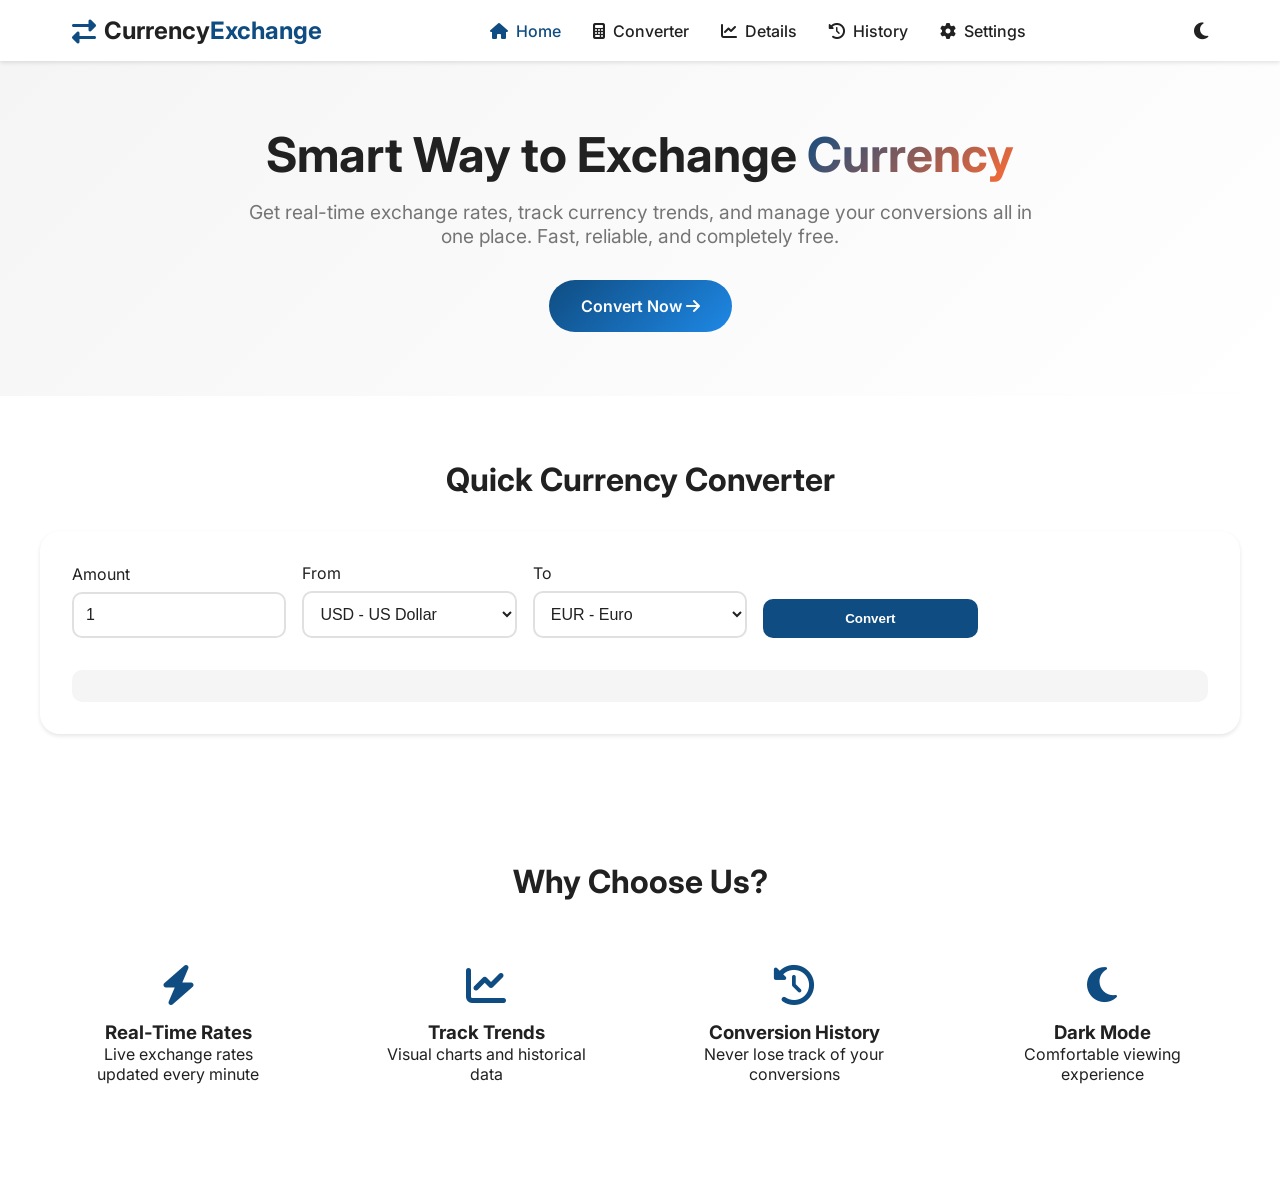
<file: xe-clone-currency-app/index.html>
<!DOCTYPE html>
<html lang="en">
<head>
    <meta charset="UTF-8">
    <meta name="viewport" content="width=device-width, initial-scale=1.0">
    <title>CurrencyExchange - Home</title>
    <link rel="stylesheet" href="css/style.css">
    <link href="https://fonts.googleapis.com/css2?family=Inter:wght@300;400;500;600;700;800&display=swap" rel="stylesheet">
    <link rel="stylesheet" href="https://cdnjs.cloudflare.com/ajax/libs/font-awesome/6.4.0/css/all.min.css">
</head>
<body>
    <!-- Navigation -->
    <nav class="navbar">
        <div class="nav-container">
            <div class="logo">
                <i class="fas fa-exchange-alt"></i>
                <span>Currency<span class="highlight">Exchange</span></span>
            </div>
            <ul class="nav-menu">
                <li><a href="index.html" class="active"><i class="fas fa-home"></i> Home</a></li>
                <li><a href="converter.html"><i class="fas fa-calculator"></i> Converter</a></li>
                <li><a href="details.html"><i class="fas fa-chart-line"></i> Details</a></li>
                <li><a href="history.html"><i class="fas fa-history"></i> History</a></li>
                <li><a href="settings.html"><i class="fas fa-cog"></i> Settings</a></li>
            </ul>
            <div class="theme-toggle">
                <i class="fas fa-moon"></i>
            </div>
            <div class="hamburger">
                <span></span>
                <span></span>
                <span></span>
            </div>
        </div>
    </nav>

    <!-- Hero Section -->
    <section class="hero">
        <div class="hero-content">
            <h1>Smart Way to Exchange <span class="gradient-text">Currency</span></h1>
            <p>Get real-time exchange rates, track currency trends, and manage your conversions all in one place. Fast, reliable, and completely free.</p>
            <a href="converter.html" class="cta-button">Convert Now <i class="fas fa-arrow-right"></i></a>
        </div>
    </section>

    <!-- Quick Converter -->
    <section class="quick-converter">
        <div class="container">
            <h2>Quick Currency Converter</h2>
            <div class="converter-card">
                <div class="amount-input">
                    <label>Amount</label>
                    <input type="number" id="quick-amount" value="1" min="0" step="any">
                </div>
                <div class="currency-select">
                    <label>From</label>
                    <select id="quick-from">
                        <option value="USD">USD - US Dollar</option>
                        <option value="EUR">EUR - Euro</option>
                        <option value="GBP">GBP - British Pound</option>
                        <option value="JPY">JPY - Japanese Yen</option>
                        <option value="CAD">CAD - Canadian Dollar</option>
                        <option value="AUD">AUD - Australian Dollar</option>
                        <option value="CHF">CHF - Swiss Franc</option>
                        <option value="CNY">CNY - Chinese Yuan</option>
                        <option value="INR">INR - Indian Rupee</option>
                    </select>
                </div>
                <div class="currency-select">
                    <label>To</label>
                    <select id="quick-to">
                        <option value="EUR">EUR - Euro</option>
                        <option value="USD">USD - US Dollar</option>
                        <option value="GBP">GBP - British Pound</option>
                        <option value="JPY">JPY - Japanese Yen</option>
                        <option value="CAD">CAD - Canadian Dollar</option>
                        <option value="AUD">AUD - Australian Dollar</option>
                        <option value="CHF">CHF - Swiss Franc</option>
                        <option value="CNY">CNY - Chinese Yuan</option>
                        <option value="INR">INR - Indian Rupee</option>
                    </select>
                </div>
                <button class="convert-btn" onclick="quickConvert()">Convert</button>
                <div class="quick-result" id="quick-result"></div>
            </div>
        </div>
    </section>

    <!-- Features -->
    <section class="features">
        <div class="container">
            <h2>Why Choose Us?</h2>
            <div class="features-grid">
                <div class="feature-card">
                    <i class="fas fa-bolt"></i>
                    <h3>Real-Time Rates</h3>
                    <p>Live exchange rates updated every minute</p>
                </div>
                <div class="feature-card">
                    <i class="fas fa-chart-line"></i>
                    <h3>Track Trends</h3>
                    <p>Visual charts and historical data</p>
                </div>
                <div class="feature-card">
                    <i class="fas fa-history"></i>
                    <h3>Conversion History</h3>
                    <p>Never lose track of your conversions</p>
                </div>
                <div class="feature-card">
                    <i class="fas fa-moon"></i>
                    <h3>Dark Mode</h3>
                    <p>Comfortable viewing experience</p>
                </div>
            </div>
        </div>
    </section>

    <script src="js/script.js"></script>
</body>
</html>
</file>
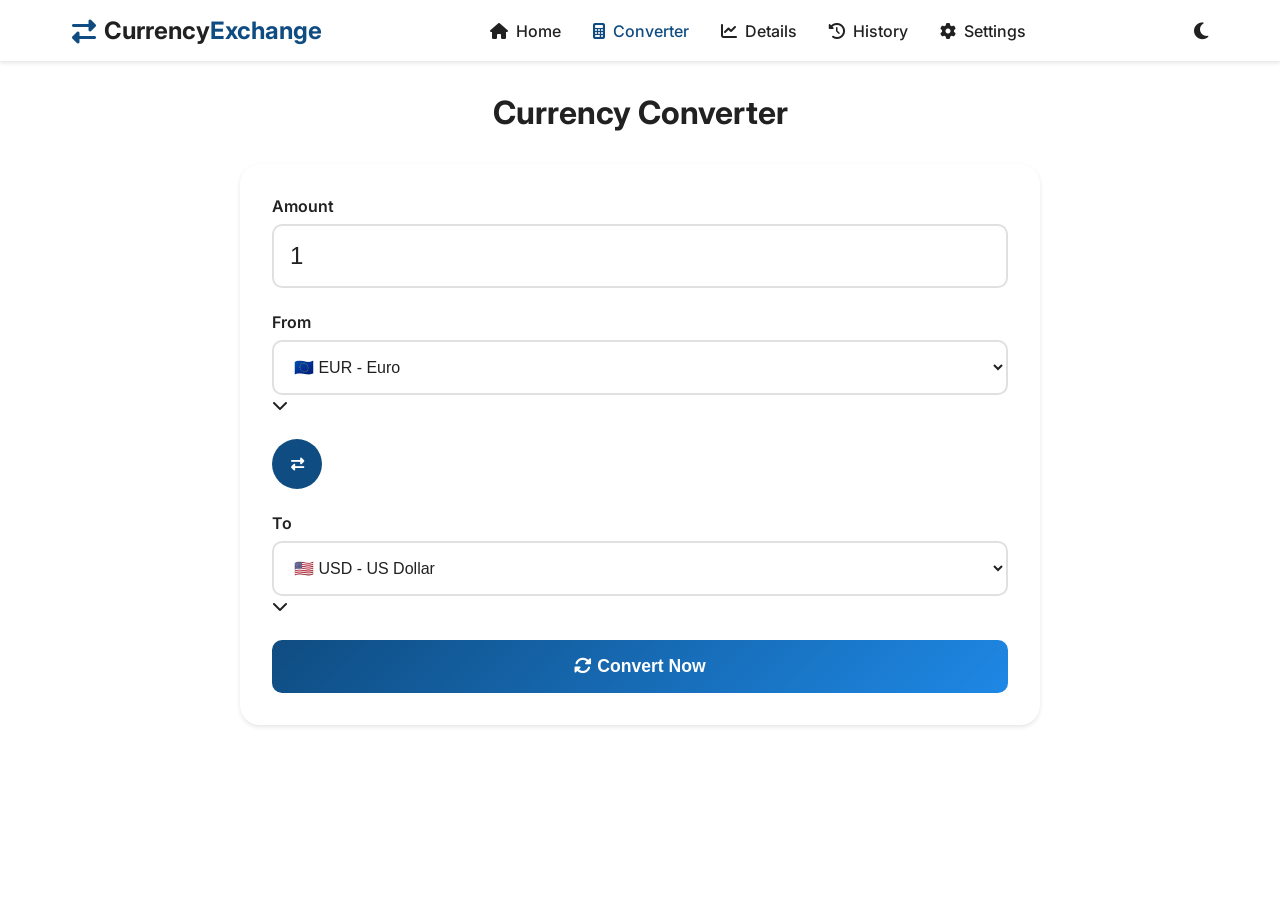
<file: xe-clone-currency-app/converter.html>
<!DOCTYPE html>
<html lang="en">
<head>
    <meta charset="UTF-8">
    <meta name="viewport" content="width=device-width, initial-scale=1.0">
    <title>Currency Converter - CurrencyExchange</title>
    <link rel="stylesheet" href="css/style.css">
    <link href="https://fonts.googleapis.com/css2?family=Inter:wght@300;400;500;600;700;800&display=swap" rel="stylesheet">
    <link rel="stylesheet" href="https://cdnjs.cloudflare.com/ajax/libs/font-awesome/6.4.0/css/all.min.css">
</head>
<body>
    <nav class="navbar">
        <div class="nav-container">
            <div class="logo">
                <i class="fas fa-exchange-alt"></i>
                <span>Currency<span class="highlight">Exchange</span></span>
            </div>
            <ul class="nav-menu">
                <li><a href="index.html"><i class="fas fa-home"></i> Home</a></li>
                <li><a href="converter.html" class="active"><i class="fas fa-calculator"></i> Converter</a></li>
                <li><a href="details.html"><i class="fas fa-chart-line"></i> Details</a></li>
                <li><a href="history.html"><i class="fas fa-history"></i> History</a></li>
                <li><a href="settings.html"><i class="fas fa-cog"></i> Settings</a></li>
            </ul>
            <div class="theme-toggle">
                <i class="fas fa-moon"></i>
            </div>
            <div class="hamburger">
                <span></span>
                <span></span>
                <span></span>
            </div>
        </div>
    </nav>

    <main class="main-content">
        <div class="container">
            <h1 class="page-title">Currency Converter</h1>
            
            <div class="converter-main-card">
                <div class="converter-wrapper">
                    <div class="converter-section">
                        <label>Amount</label>
                        <input type="number" id="amount" value="1" min="0" step="any" class="amount-input-large">
                    </div>

                    <div class="converter-section">
                        <label>From</label>
                        <div class="currency-select-wrapper">
                            <select id="from-currency" class="currency-select-large">
                                <option value="USD">🇺🇸 USD - US Dollar</option>
                                <option value="EUR" selected>🇪🇺 EUR - Euro</option>
                                <option value="GBP">🇬🇧 GBP - British Pound</option>
                                <option value="JPY">🇯🇵 JPY - Japanese Yen</option>
                                <option value="CAD">🇨🇦 CAD - Canadian Dollar</option>
                                <option value="AUD">🇦🇺 AUD - Australian Dollar</option>
                                <option value="CHF">🇨🇭 CHF - Swiss Franc</option>
                                <option value="CNY">🇨🇳 CNY - Chinese Yuan</option>
                                <option value="INR">🇮🇳 INR - Indian Rupee</option>
                                <option value="BRL">🇧🇷 BRL - Brazilian Real</option>
                                <option value="MXN">🇲🇽 MXN - Mexican Peso</option>
                                <option value="SGD">🇸🇬 SGD - Singapore Dollar</option>
                            </select>
                            <i class="fas fa-chevron-down"></i>
                        </div>
                    </div>

                    <div class="swap-button">
                        <button id="swap-btn" class="swap-btn">
                            <i class="fas fa-exchange-alt"></i>
                        </button>
                    </div>

                    <div class="converter-section">
                        <label>To</label>
                        <div class="currency-select-wrapper">
                            <select id="to-currency" class="currency-select-large">
                                <option value="USD" selected>🇺🇸 USD - US Dollar</option>
                                <option value="EUR">🇪🇺 EUR - Euro</option>
                                <option value="GBP">🇬🇧 GBP - British Pound</option>
                                <option value="JPY">🇯🇵 JPY - Japanese Yen</option>
                                <option value="CAD">🇨🇦 CAD - Canadian Dollar</option>
                                <option value="AUD">🇦🇺 AUD - Australian Dollar</option>
                                <option value="CHF">🇨🇭 CHF - Swiss Franc</option>
                                <option value="CNY">🇨🇳 CNY - Chinese Yuan</option>
                                <option value="INR">🇮🇳 INR - Indian Rupee</option>
                                <option value="BRL">🇧🇷 BRL - Brazilian Real</option>
                                <option value="MXN">🇲🇽 MXN - Mexican Peso</option>
                                <option value="SGD">🇸🇬 SGD - Singapore Dollar</option>
                            </select>
                            <i class="fas fa-chevron-down"></i>
                        </div>
                    </div>

                    <button id="convert-btn" class="convert-main-btn">
                        <i class="fas fa-sync-alt"></i> Convert Now
                    </button>
                </div>

                <div class="result-section" id="result-section" style="display: none;">
                    <div class="result-card">
                        <div class="result-amount">
                            <span id="converted-amount">0.00</span>
                        </div>
                        <div class="result-details">
                            <div class="rate-info">
                                <i class="fas fa-chart-line"></i>
                                <span>Exchange Rate: 1 <span id="from-code">EUR</span> = <span id="exchange-rate">0.00</span> <span id="to-code">USD</span></span>
                            </div>
                            <div class="timestamp-info">
                                <i class="far fa-clock"></i>
                                <span>Last updated: <span id="timestamp">-</span></span>
                            </div>
                        </div>
                        <button class="save-history-btn" onclick="saveCurrentConversion()">
                            <i class="fas fa-save"></i> Save to History
                        </button>
                    </div>
                </div>
            </div>

            <!-- Loading Spinner -->
            <div id="loading-spinner" class="spinner-overlay" style="display: none;">
                <div class="spinner"></div>
                <p>Fetching latest rates...</p>
            </div>
        </div>
    </main>

    <script src="js/script.js"></script>
</body>
</html>
</file>
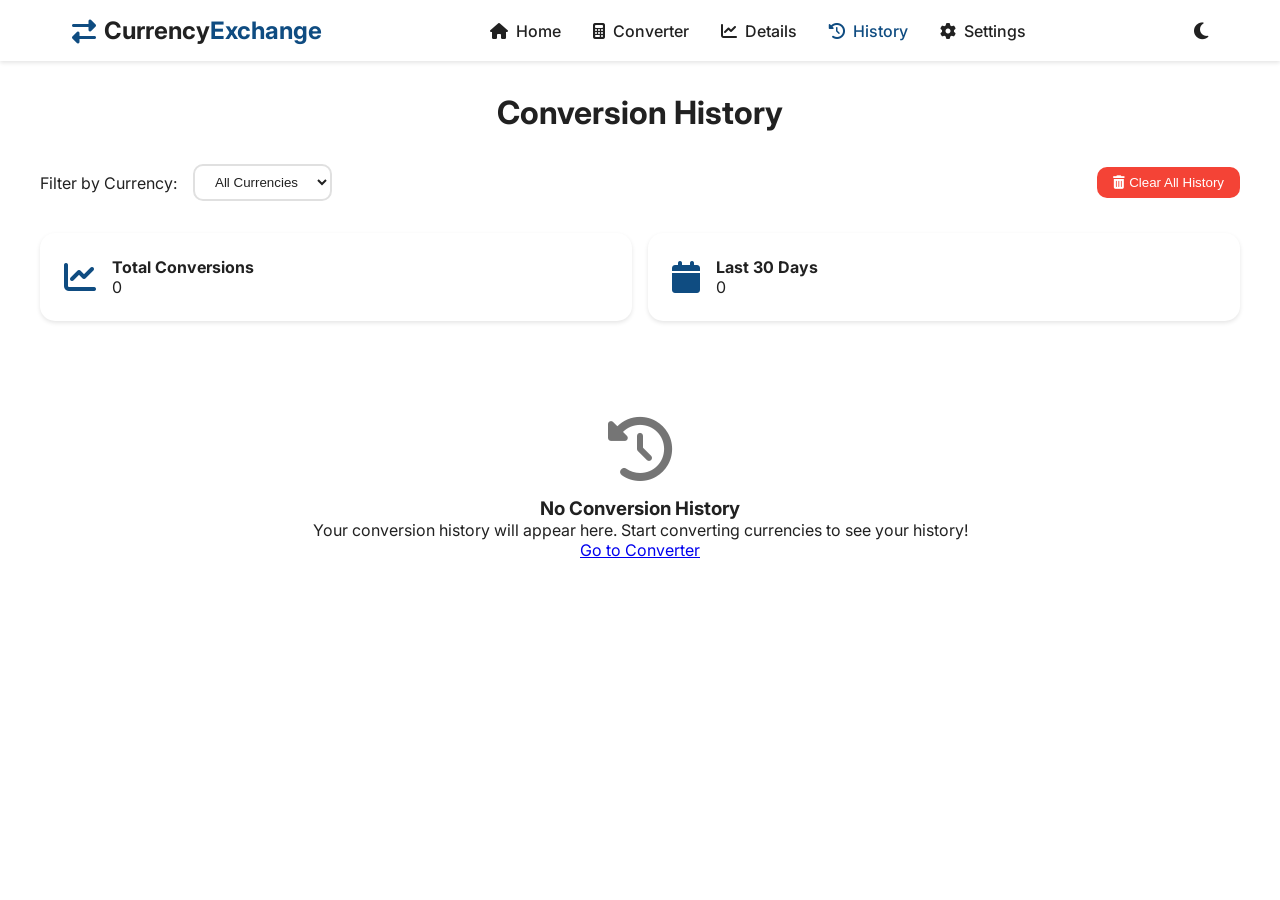
<file: xe-clone-currency-app/history.html>
<!DOCTYPE html>
<html lang="en">
<head>
    <meta charset="UTF-8">
    <meta name="viewport" content="width=device-width, initial-scale=1.0">
    <title>Conversion History - CurrencyExchange</title>
    <link rel="stylesheet" href="css/style.css">
    <link href="https://fonts.googleapis.com/css2?family=Inter:wght@300;400;500;600;700;800&display=swap" rel="stylesheet">
    <link rel="stylesheet" href="https://cdnjs.cloudflare.com/ajax/libs/font-awesome/6.4.0/css/all.min.css">
</head>
<body>
    <nav class="navbar">
        <div class="nav-container">
            <div class="logo">
                <i class="fas fa-exchange-alt"></i>
                <span>Currency<span class="highlight">Exchange</span></span>
            </div>
            <ul class="nav-menu">
                <li><a href="index.html"><i class="fas fa-home"></i> Home</a></li>
                <li><a href="converter.html"><i class="fas fa-calculator"></i> Converter</a></li>
                <li><a href="details.html"><i class="fas fa-chart-line"></i> Details</a></li>
                <li><a href="history.html" class="active"><i class="fas fa-history"></i> History</a></li>
                <li><a href="settings.html"><i class="fas fa-cog"></i> Settings</a></li>
            </ul>
            <div class="theme-toggle">
                <i class="fas fa-moon"></i>
            </div>
            <div class="hamburger">
                <span></span>
                <span></span>
                <span></span>
            </div>
        </div>
    </nav>

    <main class="main-content">
        <div class="container">
            <h1 class="page-title">Conversion History</h1>
            
            <div class="history-controls">
                <div class="filter-section">
                    <label>Filter by Currency:</label>
                    <select id="history-filter">
                        <option value="all">All Currencies</option>
                        <option value="USD">USD</option>
                        <option value="EUR">EUR</option>
                        <option value="GBP">GBP</option>
                        <option value="JPY">JPY</option>
                        <option value="CAD">CAD</option>
                        <option value="AUD">AUD</option>
                        <option value="CHF">CHF</option>
                        <option value="CNY">CNY</option>
                        <option value="INR">INR</option>
                    </select>
                </div>
                <button id="clear-history" class="clear-history-btn">
                    <i class="fas fa-trash-alt"></i> Clear All History
                </button>
            </div>

            <div class="history-stats">
                <div class="stat-card">
                    <i class="fas fa-chart-line"></i>
                    <div>
                        <h4>Total Conversions</h4>
                        <p id="total-conversions">0</p>
                    </div>
                </div>
                <div class="stat-card">
                    <i class="fas fa-calendar"></i>
                    <div>
                        <h4>Last 30 Days</h4>
                        <p id="last-30-days">0</p>
                    </div>
                </div>
            </div>

            <div class="history-list" id="history-list">
                <!-- History items will be dynamically populated -->
            </div>

            <div id="empty-history" class="empty-state" style="display: none;">
                <i class="fas fa-history"></i>
                <h3>No Conversion History</h3>
                <p>Your conversion history will appear here. Start converting currencies to see your history!</p>
                <a href="converter.html" class="cta-button-small">Go to Converter</a>
            </div>
        </div>
    </main>

    <script src="js/script.js"></script>
</body>
</html>
</file>
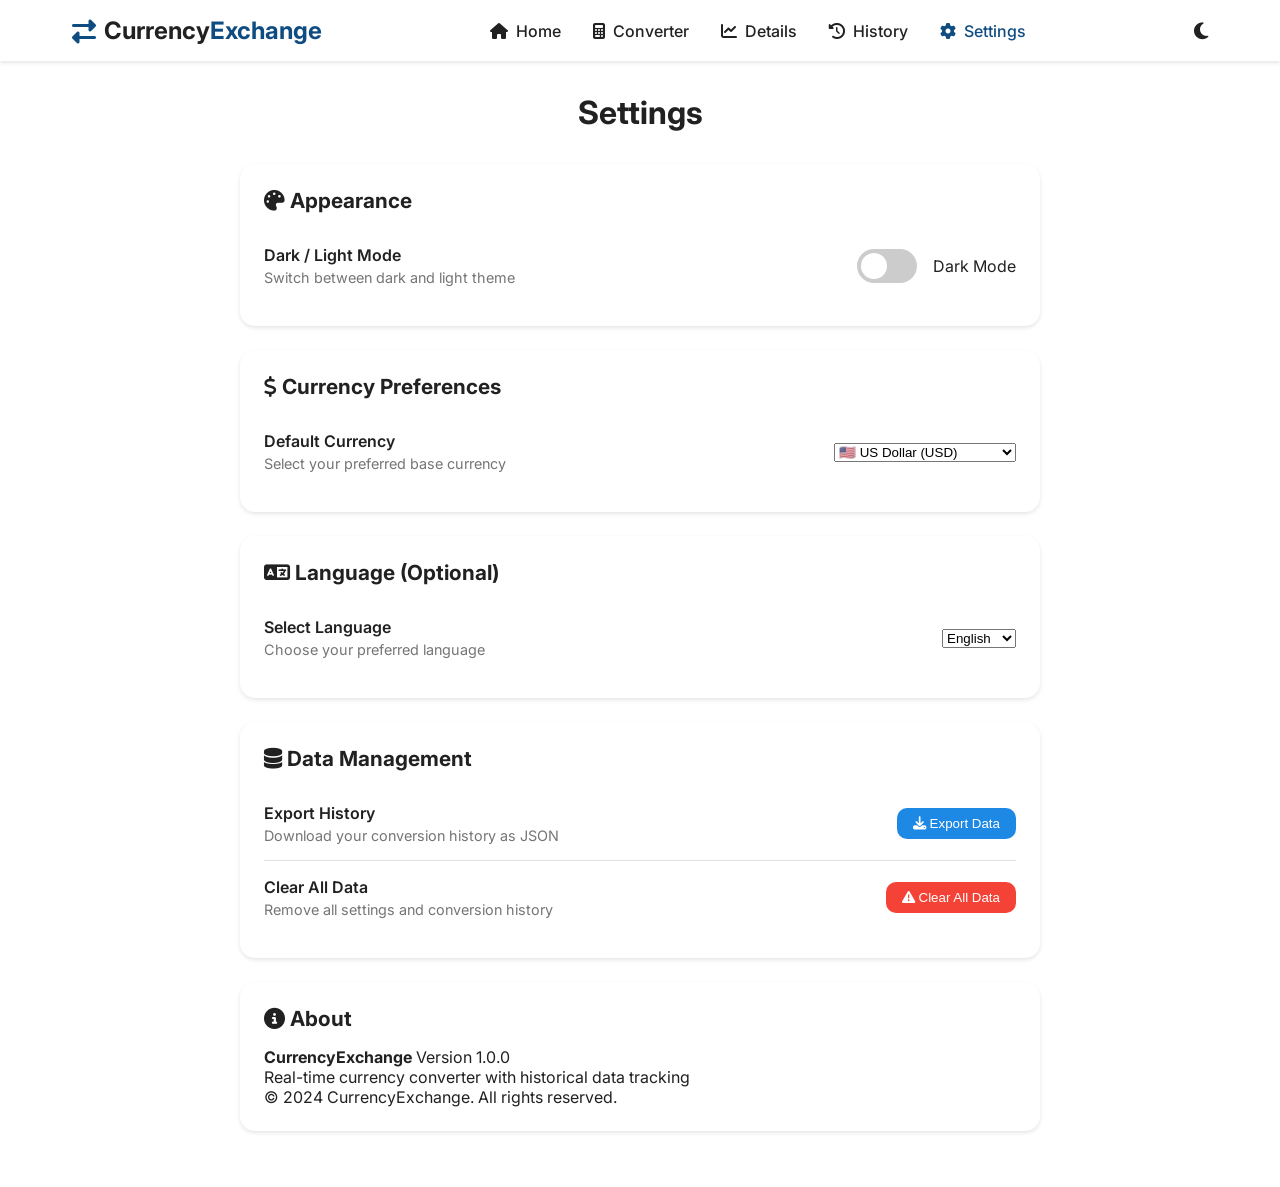
<file: xe-clone-currency-app/settings.html>
<!DOCTYPE html>
<html lang="en">
<head>
    <meta charset="UTF-8">
    <meta name="viewport" content="width=device-width, initial-scale=1.0">
    <title>Settings - CurrencyExchange</title>
    <link rel="stylesheet" href="css/style.css">
    <link href="https://fonts.googleapis.com/css2?family=Inter:wght@300;400;500;600;700;800&display=swap" rel="stylesheet">
    <link rel="stylesheet" href="https://cdnjs.cloudflare.com/ajax/libs/font-awesome/6.4.0/css/all.min.css">
</head>
<body>
    <nav class="navbar">
        <div class="nav-container">
            <div class="logo">
                <i class="fas fa-exchange-alt"></i>
                <span>Currency<span class="highlight">Exchange</span></span>
            </div>
            <ul class="nav-menu">
                <li><a href="index.html"><i class="fas fa-home"></i> Home</a></li>
                <li><a href="converter.html"><i class="fas fa-calculator"></i> Converter</a></li>
                <li><a href="details.html"><i class="fas fa-chart-line"></i> Details</a></li>
                <li><a href="history.html"><i class="fas fa-history"></i> History</a></li>
                <li><a href="settings.html" class="active"><i class="fas fa-cog"></i> Settings</a></li>
            </ul>
            <div class="theme-toggle">
                <i class="fas fa-moon"></i>
            </div>
            <div class="hamburger">
                <span></span>
                <span></span>
                <span></span>
            </div>
        </div>
    </nav>

    <main class="main-content">
        <div class="container">
            <h1 class="page-title">Settings</h1>
            
            <div class="settings-container">
                <div class="settings-section">
                    <h2><i class="fas fa-palette"></i> Appearance</h2>
                    <div class="setting-item">
                        <div class="setting-info">
                            <label>Dark / Light Mode</label>
                            <p>Switch between dark and light theme</p>
                        </div>
                        <div class="theme-switch-wrapper">
                            <label class="theme-switch">
                                <input type="checkbox" id="theme-toggle-settings">
                                <span class="slider round"></span>
                            </label>
                            <span id="theme-label">Dark Mode</span>
                        </div>
                    </div>
                </div>

                <div class="settings-section">
                    <h2><i class="fas fa-dollar-sign"></i> Currency Preferences</h2>
                    <div class="setting-item">
                        <div class="setting-info">
                            <label>Default Currency</label>
                            <p>Select your preferred base currency</p>
                        </div>
                        <div class="setting-control">
                            <select id="default-currency">
                                <option value="USD">🇺🇸 US Dollar (USD)</option>
                                <option value="EUR">🇪🇺 Euro (EUR)</option>
                                <option value="GBP">🇬🇧 British Pound (GBP)</option>
                                <option value="JPY">🇯🇵 Japanese Yen (JPY)</option>
                                <option value="CAD">🇨🇦 Canadian Dollar (CAD)</option>
                                <option value="AUD">🇦🇺 Australian Dollar (AUD)</option>
                                <option value="CHF">🇨🇭 Swiss Franc (CHF)</option>
                                <option value="CNY">🇨🇳 Chinese Yuan (CNY)</option>
                                <option value="INR">🇮🇳 Indian Rupee (INR)</option>
                            </select>
                        </div>
                    </div>
                </div>

                <div class="settings-section">
                    <h2><i class="fas fa-language"></i> Language (Optional)</h2>
                    <div class="setting-item">
                        <div class="setting-info">
                            <label>Select Language</label>
                            <p>Choose your preferred language</p>
                        </div>
                        <div class="setting-control">
                            <select id="language-select">
                                <option value="en">English</option>
                                <option value="es">Español</option>
                                <option value="fr">Français</option>
                                <option value="de">Deutsch</option>
                                <option value="zh">中文</option>
                            </select>
                        </div>
                    </div>
                </div>

                <div class="settings-section">
                    <h2><i class="fas fa-database"></i> Data Management</h2>
                    <div class="setting-item">
                        <div class="setting-info">
                            <label>Export History</label>
                            <p>Download your conversion history as JSON</p>
                        </div>
                        <button id="export-history" class="secondary-btn">
                            <i class="fas fa-download"></i> Export Data
                        </button>
                    </div>
                    <div class="setting-item">
                        <div class="setting-info">
                            <label>Clear All Data</label>
                            <p>Remove all settings and conversion history</p>
                        </div>
                        <button id="clear-all-data" class="danger-btn">
                            <i class="fas fa-exclamation-triangle"></i> Clear All Data
                        </button>
                    </div>
                </div>

                <div class="settings-section">
                    <h2><i class="fas fa-info-circle"></i> About</h2>
                    <div class="about-content">
                        <p><strong>CurrencyExchange</strong> Version 1.0.0</p>
                        <p>Real-time currency converter with historical data tracking</p>
                        <p>© 2024 CurrencyExchange. All rights reserved.</p>
                    </div>
                </div>
            </div>
        </div>
    </main>

    <script src="js/script.js"></script>
</body>
</html>
</file>
<file: xe-clone-currency-app/css/style.css>
/* Reset and Base Styles */
* {
    margin: 0;
    padding: 0;
    box-sizing: border-box;
}

:root {
    /* Light Theme Variables */
    --primary-color: #0f4c81;
    --secondary-color: #1e88e5;
    --accent-color: #ff6b35;
    --success-color: #4caf50;
    --danger-color: #f44336;
    --warning-color: #ff9800;
    --text-primary: #212121;
    --text-secondary: #757575;
    --background-primary: #ffffff;
    --background-secondary: #f5f5f5;
    --card-background: #ffffff;
    --border-color: #e0e0e0;
    --shadow: 0 2px 4px rgba(0,0,0,0.1);
    --shadow-hover: 0 4px 8px rgba(0,0,0,0.15);
    --transition: all 0.3s ease;
}

body.dark {
    --primary-color: #64b5f6;
    --secondary-color: #42a5f5;
    --text-primary: #e0e0e0;
    --text-secondary: #b0b0b0;
    --background-primary: #121212;
    --background-secondary: #1e1e1e;
    --card-background: #1e1e1e;
    --border-color: #333333;
    --shadow: 0 2px 4px rgba(0,0,0,0.3);
    --shadow-hover: 0 4px 8px rgba(0,0,0,0.4);
}

body {
    font-family: 'Inter', sans-serif;
    background: var(--background-primary);
    color: var(--text-primary);
    transition: var(--transition);
    overflow-x: hidden;
}

/* Navigation */
.navbar {
    background: var(--card-background);
    box-shadow: var(--shadow);
    position: sticky;
    top: 0;
    z-index: 1000;
    backdrop-filter: blur(10px);
}

.nav-container {
    max-width: 1200px;
    margin: 0 auto;
    padding: 1rem 2rem;
    display: flex;
    justify-content: space-between;
    align-items: center;
}

.logo {
    font-size: 1.5rem;
    font-weight: 700;
    cursor: pointer;
    display: flex;
    align-items: center;
    gap: 0.5rem;
}

.logo i {
    color: var(--primary-color);
}

.logo .highlight {
    color: var(--primary-color);
}

.nav-menu {
    display: flex;
    list-style: none;
    gap: 2rem;
}

.nav-menu a {
    text-decoration: none;
    color: var(--text-primary);
    font-weight: 500;
    transition: var(--transition);
    display: flex;
    align-items: center;
    gap: 0.5rem;
}

.nav-menu a:hover, .nav-menu a.active {
    color: var(--primary-color);
}

.theme-toggle {
    cursor: pointer;
    font-size: 1.2rem;
    transition: var(--transition);
}

.theme-toggle:hover {
    transform: rotate(15deg);
}

.hamburger {
    display: none;
    flex-direction: column;
    cursor: pointer;
}

.hamburger span {
    width: 25px;
    height: 3px;
    background: var(--text-primary);
    margin: 3px 0;
    transition: var(--transition);
}

/* Hero Section */
.hero {
    background: linear-gradient(135deg, var(--background-secondary) 0%, var(--background-primary) 100%);
    padding: 4rem 2rem;
    text-align: center;
}

.hero-content {
    max-width: 800px;
    margin: 0 auto;
}

.hero h1 {
    font-size: 3rem;
    margin-bottom: 1rem;
    animation: fadeInUp 0.8s ease;
}

.gradient-text {
    background: linear-gradient(135deg, var(--primary-color), var(--accent-color));
    -webkit-background-clip: text;
    background-clip: text;
    color: transparent;
}

.hero p {
    color: var(--text-secondary);
    font-size: 1.2rem;
    margin-bottom: 2rem;
    animation: fadeInUp 0.8s ease 0.2s backwards;
}

.cta-button {
    display: inline-block;
    padding: 1rem 2rem;
    background: linear-gradient(135deg, var(--primary-color), var(--secondary-color));
    color: white;
    text-decoration: none;
    border-radius: 50px;
    font-weight: 600;
    transition: var(--transition);
    animation: fadeInUp 0.8s ease 0.4s backwards;
}

.cta-button:hover {
    transform: translateY(-2px);
    box-shadow: var(--shadow-hover);
}

/* Quick Converter */
.quick-converter, .features {
    padding: 4rem 2rem;
}

.container {
    max-width: 1200px;
    margin: 0 auto;
}

h2 {
    text-align: center;
    margin-bottom: 2rem;
    font-size: 2rem;
}

.converter-card {
    background: var(--card-background);
    padding: 2rem;
    border-radius: 20px;
    box-shadow: var(--shadow);
    display: grid;
    grid-template-columns: repeat(auto-fit, minmax(200px, 1fr));
    gap: 1rem;
    align-items: end;
}

.amount-input, .currency-select {
    display: flex;
    flex-direction: column;
    gap: 0.5rem;
}

.amount-input input, .currency-select select {
    padding: 0.75rem;
    border: 2px solid var(--border-color);
    border-radius: 10px;
    background: var(--background-primary);
    color: var(--text-primary);
    font-size: 1rem;
    transition: var(--transition);
}

.amount-input input:focus, .currency-select select:focus {
    outline: none;
    border-color: var(--primary-color);
}

.convert-btn {
    padding: 0.75rem;
    background: var(--primary-color);
    color: white;
    border: none;
    border-radius: 10px;
    cursor: pointer;
    font-weight: 600;
    transition: var(--transition);
}

.convert-btn:hover {
    transform: translateY(-2px);
    box-shadow: var(--shadow-hover);
}

.quick-result {
    margin-top: 1rem;
    padding: 1rem;
    background: var(--background-secondary);
    border-radius: 10px;
    text-align: center;
    font-weight: 600;
    grid-column: 1 / -1;
}

/* Features Grid */
.features-grid {
    display: grid;
    grid-template-columns: repeat(auto-fit, minmax(250px, 1fr));
    gap: 2rem;
    margin-top: 2rem;
}

.feature-card {
    background: var(--card-background);
    padding: 2rem;
    border-radius: 15px;
    text-align: center;
    transition: var(--transition);
    cursor: pointer;
}

.feature-card:hover {
    transform: translateY(-5px);
    box-shadow: var(--shadow-hover);
}

.feature-card i {
    font-size: 2.5rem;
    color: var(--primary-color);
    margin-bottom: 1rem;
}

/* Main Converter Page */
.main-content {
    padding: 2rem;
    min-height: calc(100vh - 80px);
}

.page-title {
    text-align: center;
    margin-bottom: 2rem;
    font-size: 2rem;
}

.converter-main-card {
    max-width: 800px;
    margin: 0 auto;
    background: var(--card-background);
    border-radius: 20px;
    padding: 2rem;
    box-shadow: var(--shadow);
}

.converter-wrapper {
    display: grid;
    gap: 1.5rem;
}

.converter-section label {
    font-weight: 600;
    margin-bottom: 0.5rem;
    display: block;
}

.amount-input-large {
    width: 100%;
    padding: 1rem;
    font-size: 1.5rem;
    border: 2px solid var(--border-color);
    border-radius: 10px;
    background: var(--background-primary);
    color: var(--text-primary);
}

.currency-select-large {
    width: 100%;
    padding: 1rem;
    font-size: 1rem;
    border: 2px solid var(--border-color);
    border-radius: 10px;
    background: var(--background-primary);
    color: var(--text-primary);
    cursor: pointer;
}

.swap-btn {
    width: 50px;
    height: 50px;
    border-radius: 50%;
    background: var(--primary-color);
    color: white;
    border: none;
    cursor: pointer;
    transition: var(--transition);
    margin: 0 auto;
}

.swap-btn:hover {
    transform: rotate(180deg);
}

.convert-main-btn {
    padding: 1rem;
    background: linear-gradient(135deg, var(--primary-color), var(--secondary-color));
    color: white;
    border: none;
    border-radius: 10px;
    font-size: 1.1rem;
    font-weight: 600;
    cursor: pointer;
    transition: var(--transition);
}

.convert-main-btn:hover {
    transform: translateY(-2px);
    box-shadow: var(--shadow-hover);
}

.result-section {
    margin-top: 2rem;
    animation: fadeIn 0.5s ease;
}

.result-card {
    background: var(--background-secondary);
    border-radius: 15px;
    padding: 1.5rem;
    text-align: center;
}

.result-amount {
    font-size: 2.5rem;
    font-weight: 800;
    color: var(--primary-color);
    margin-bottom: 1rem;
}

.result-details {
    margin-top: 1rem;
    padding-top: 1rem;
    border-top: 1px solid var(--border-color);
}

.rate-info, .timestamp-info {
    display: flex;
    align-items: center;
    justify-content: center;
    gap: 0.5rem;
    margin: 0.5rem 0;
    color: var(--text-secondary);
}

.save-history-btn {
    margin-top: 1rem;
    padding: 0.75rem;
    background: var(--success-color);
    color: white;
    border: none;
    border-radius: 10px;
    cursor: pointer;
    transition: var(--transition);
}

/* Loading Spinner */
.spinner-overlay {
    position: fixed;
    top: 0;
    left: 0;
    width: 100%;
    height: 100%;
    background: rgba(0,0,0,0.7);
    display: flex;
    flex-direction: column;
    justify-content: center;
    align-items: center;
    z-index: 9999;
}

.spinner {
    width: 50px;
    height: 50px;
    border: 4px solid var(--border-color);
    border-top-color: var(--primary-color);
    border-radius: 50%;
    animation: spin 1s linear infinite;
}

@keyframes spin {
    to { transform: rotate(360deg); }
}

/* History Page */
.history-controls {
    display: flex;
    justify-content: space-between;
    align-items: center;
    margin-bottom: 2rem;
    flex-wrap: wrap;
    gap: 1rem;
}

.filter-section {
    display: flex;
    align-items: center;
    gap: 1rem;
}

.filter-section select {
    padding: 0.5rem 1rem;
    border: 2px solid var(--border-color);
    border-radius: 10px;
    background: var(--background-primary);
    color: var(--text-primary);
    cursor: pointer;
}

.clear-history-btn {
    padding: 0.5rem 1rem;
    background: var(--danger-color);
    color: white;
    border: none;
    border-radius: 10px;
    cursor: pointer;
    transition: var(--transition);
}

.history-stats {
    display: grid;
    grid-template-columns: repeat(auto-fit, minmax(200px, 1fr));
    gap: 1rem;
    margin-bottom: 2rem;
}

.stat-card {
    background: var(--card-background);
    padding: 1.5rem;
    border-radius: 15px;
    display: flex;
    align-items: center;
    gap: 1rem;
    box-shadow: var(--shadow);
}

.stat-card i {
    font-size: 2rem;
    color: var(--primary-color);
}

.history-list {
    display: flex;
    flex-direction: column;
    gap: 1rem;
}

.history-item {
    background: var(--card-background);
    padding: 1rem;
    border-radius: 10px;
    display: flex;
    justify-content: space-between;
    align-items: center;
    flex-wrap: wrap;
    gap: 1rem;
    transition: var(--transition);
    animation: slideIn 0.3s ease;
}

.history-item:hover {
    transform: translateX(5px);
    box-shadow: var(--shadow);
}

.history-details {
    flex: 1;
}

.history-amount {
    font-size: 1.2rem;
    font-weight: 600;
    color: var(--primary-color);
}

.history-date {
    font-size: 0.9rem;
    color: var(--text-secondary);
}

.delete-item {
    background: transparent;
    border: none;
    color: var(--danger-color);
    cursor: pointer;
    font-size: 1.2rem;
    transition: var(--transition);
}

.delete-item:hover {
    transform: scale(1.1);
}

.empty-state {
    text-align: center;
    padding: 4rem;
    background: var(--card-background);
    border-radius: 20px;
}

.empty-state i {
    font-size: 4rem;
    color: var(--text-secondary);
    margin-bottom: 1rem;
}

/* Settings Page */
.settings-container {
    max-width: 800px;
    margin: 0 auto;
}

.settings-section {
    background: var(--card-background);
    border-radius: 15px;
    padding: 1.5rem;
    margin-bottom: 1.5rem;
    box-shadow: var(--shadow);
}

.settings-section h2 {
    text-align: left;
    font-size: 1.3rem;
    margin-bottom: 1rem;
}

.setting-item {
    display: flex;
    justify-content: space-between;
    align-items: center;
    padding: 1rem 0;
    border-bottom: 1px solid var(--border-color);
}

.setting-item:last-child {
    border-bottom: none;
}

.setting-info label {
    font-weight: 600;
    display: block;
    margin-bottom: 0.25rem;
}

.setting-info p {
    color: var(--text-secondary);
    font-size: 0.9rem;
}

/* Theme Switch */
.theme-switch-wrapper {
    display: flex;
    align-items: center;
    gap: 1rem;
}

.theme-switch {
    position: relative;
    display: inline-block;
    width: 60px;
    height: 34px;
}

.theme-switch input {
    opacity: 0;
    width: 0;
    height: 0;
}

.slider {
    position: absolute;
    cursor: pointer;
    top: 0;
    left: 0;
    right: 0;
    bottom: 0;
    background-color: #ccc;
    transition: 0.4s;
}

.slider:before {
    position: absolute;
    content: "";
    height: 26px;
    width: 26px;
    left: 4px;
    bottom: 4px;
    background-color: white;
    transition: 0.4s;
}

input:checked + .slider {
    background-color: var(--primary-color);
}

input:checked + .slider:before {
    transform: translateX(26px);
}

.slider.round {
    border-radius: 34px;
}

.slider.round:before {
    border-radius: 50%;
}

.secondary-btn, .danger-btn {
    padding: 0.5rem 1rem;
    border: none;
    border-radius: 10px;
    cursor: pointer;
    transition: var(--transition);
}

.secondary-btn {
    background: var(--secondary-color);
    color: white;
}

.danger-btn {
    background: var(--danger-color);
    color: white;
}

/* Currency Details Page */
.currency-selector-detail {
    max-width: 400px;
    margin: 0 auto 2rem;
}

.currency-detail-select {
    width: 100%;
    padding: 1rem;
    border: 2px solid var(--border-color);
    border-radius: 10px;
    background: var(--background-primary);
    color: var(--text-primary);
    font-size: 1rem;
}

.currency-info-card {
    background: var(--card-background);
    border-radius: 20px;
    padding: 2rem;
    text-align: center;
    margin-bottom: 2rem;
}

.currency-symbol {
    font-size: 3rem;
    font-weight: 700;
    background: linear-gradient(135deg, var(--primary-color), var(--accent-color));
    -webkit-background-clip: text;
    background-clip: text;
    color: transparent;
}

.currency-stats {
    display: grid;
    grid-template-columns: repeat(auto-fit, minmax(150px, 1fr));
    gap: 1rem;
    margin-top: 1.5rem;
}

.stat-item {
    text-align: center;
}

.stat-value {
    font-size: 1.5rem;
    font-weight: 700;
    margin-top: 0.5rem;
}

.positive {
    color: var(--success-color);
}

.negative {
    color: var(--danger-color);
}

.chart-container {
    background: var(--card-background);
    border-radius: 20px;
    padding: 2rem;
    margin-bottom: 2rem;
}

.comparison-grid {
    display: grid;
    grid-template-columns: repeat(auto-fit, minmax(200px, 1fr));
    gap: 1rem;
    margin-bottom: 2rem;
}

.comparison-card {
    background: var(--card-background);
    padding: 1rem;
    border-radius: 10px;
    text-align: center;
    transition: var(--transition);
}

.comparison-card:hover {
    transform: translateY(-3px);
    box-shadow: var(--shadow);
}

.historical-table-wrapper {
    overflow-x: auto;
}

.historical-table {
    width: 100%;
    border-collapse: collapse;
}

.historical-table th,
.historical-table td {
    padding: 1rem;
    text-align: center;
    border-bottom: 1px solid var(--border-color);
}

.historical-table th {
    background: var(--background-secondary);
    font-weight: 600;
}

/* Animations */
@keyframes fadeInUp {
    from {
        opacity: 0;
        transform: translateY(20px);
    }
    to {
        opacity: 1;
        transform: translateY(0);
    }
}

@keyframes fadeIn {
    from {
        opacity: 0;
    }
    to {
        opacity: 1;
    }
}

@keyframes slideIn {
    from {
        opacity: 0;
        transform: translateX(-20px);
    }
    to {
        opacity: 1;
        transform: translateX(0);
    }
}

/* Responsive Design */
@media (max-width: 768px) {
    .hamburger {
        display: flex;
    }
    
    .nav-menu {
        position: fixed;
        left: -100%;
        top: 70px;
        flex-direction: column;
        background: var(--card-background);
        width: 100%;
        text-align: center;
        transition: 0.3s;
        box-shadow: var(--shadow);
        padding: 2rem 0;
    }
    
    .nav-menu.active {
        left: 0;
    }
    
    .hero h1 {
        font-size: 2rem;
    }
    
    .converter-card {
        grid-template-columns: 1fr;
    }
    
    .history-controls {
        flex-direction: column;
    }
    
    .setting-item {
        flex-direction: column;
        text-align: center;
        gap: 1rem;
    }
    
    .currency-stats {
        grid-template-columns: 1fr;
    }
}

/* Scrollbar Styling */
::-webkit-scrollbar {
    width: 10px;
}

::-webkit-scrollbar-track {
    background: var(--background-secondary);
}

::-webkit-scrollbar-thumb {
    background: var(--primary-color);
    border-radius: 5px;
}

::-webkit-scrollbar-thumb:hover {
    background: var(--secondary-color);
}
</file>
